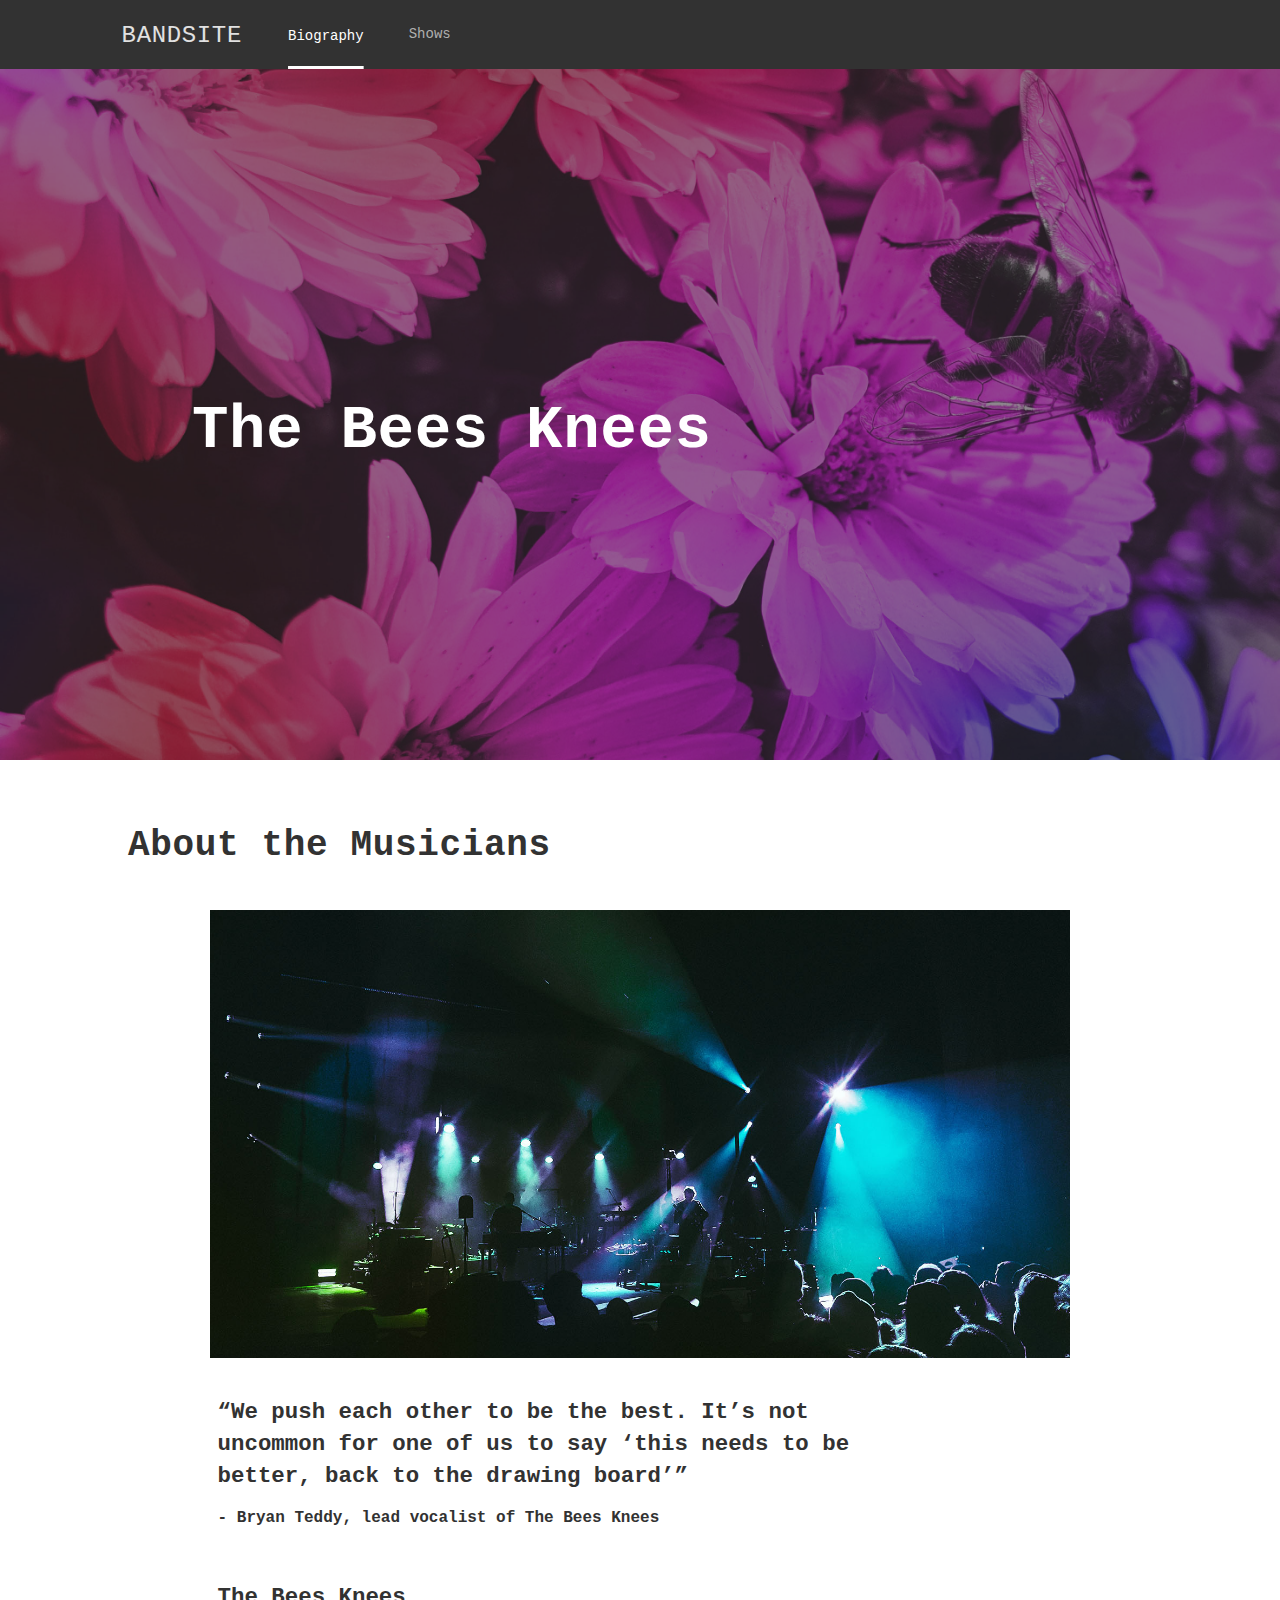
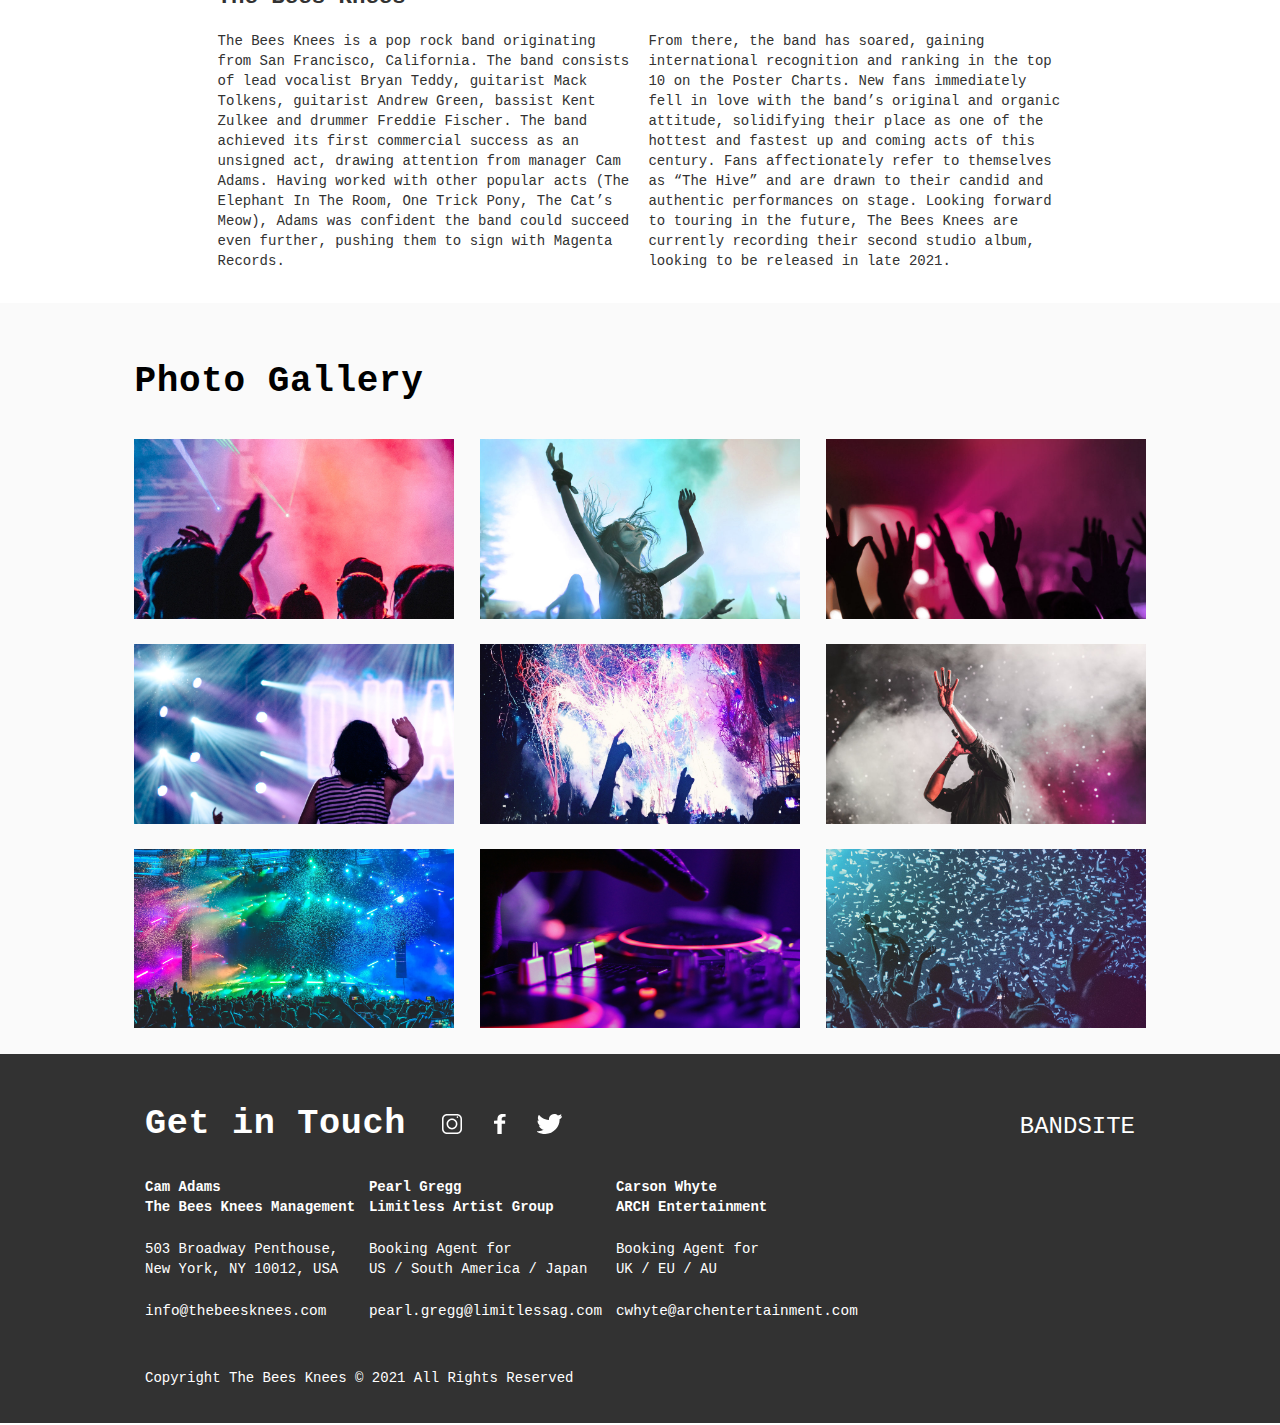
<file: gabrielle-malate-bandsite/index.html>
<!DOCTYPE html>
<html lang="en">

<head>
    <meta charset="UTF-8">
    <meta name="viewport" content="width=device-width, initial-scale=1.0">
    <title>THE BEES KNEES</title>
    <link rel="stylesheet" href="./styles/bio.css">
    <link href='./assets/fonts/AvenirNextLTPro-Bold.otf' rel='stylesheet'>
    <link href="./assets/fonts/AvenirNextLTPro-Demi.otf" rel="stylesheet">
    <link href="./assets/fonts/AvenirNextLTPro-Regular.otf" rel="stylesheet">
</head>

<body>
    <header>
        <nav class="nav-bar">
            <div class="nav-bar__smooth">
                <div class="nav-bar__eq">
                    <a href="./index.html">
                        <h2 class="nav-bar__logo">BANDSITE</h2>
                    </a>
                    <ul class="nav-bar__items">
                        <li class="nav-bar__items--left">
                            <a href="./index.html">
                                Biography
                            </a>
                        </li>
                        <li class="nav-bar__items--right">
                            <a href="./pages/shows.html">
                                Shows
                            </a>
                        </li>
                    </ul>
                </div>
            </div>
        </nav>

        <section class="hero">
            <div class="hero__overlay">
                <div class="hero__overlay--align">
                    <h1>The Bees Knees</h1>
                </div>
            </div>
        </section>

    </header>

    <main>

        <section class="about">
            <div class="about__heading">
                <h2 class="about__heading--musicians">About the Musicians</h2>
                <article class="about__photo-and-quote">
                    <img src="./assets/Images/band.jpg" alt="The Band" title="The Band">
            </div>
            <div class="about__top-eq">
                <p class="about__photo-and-quote--saying">“We push each other to be the best. It’s not uncommon for one
                    of
                    us to say ‘this needs to be better, back to the drawing board’”</p>
                <p class="about__photo-and-quote--author">- Bryan Teddy, lead vocalist of The Bees Knees</p>
            </div>
            </article>
            <article class="about__main-text">
                <h3>The Bees Knees</h3>
                <div class="about__main-text--paragraphs">
                    <p>The Bees Knees is a pop rock band originating from San Francisco, California. The band consists
                        of lead vocalist Bryan Teddy, guitarist Mack Tolkens, guitarist Andrew Green, bassist Kent
                        Zulkee and drummer Freddie Fischer. The band achieved its first commercial success as an
                        unsigned act, drawing attention from manager Cam Adams. Having worked with other popular acts
                        (The Elephant In The Room, One Trick Pony, The Cat’s Meow), Adams was confident the band could
                        succeed even further, pushing them to sign with Magenta Records.
                    </p>
                    <p>
                        From there, the band has soared, gaining international recognition and ranking in the top 10 on
                        the Poster Charts. New fans immediately fell in love with the band’s original and organic
                        attitude, solidifying their place as one of the hottest and fastest up and coming acts of this
                        century. Fans affectionately refer to themselves as “The Hive” and are drawn to their candid and
                        authentic performances on stage. Looking forward to touring in the future, The Bees Knees are
                        currently recording their second studio album, looking to be released in late 2021.
                    </p>
                </div>
            </article>
        </section>

        <section class="gallery">
            <div class="gallery__eq">
                <h2>Photo Gallery</h2>
                <article class="gallery__images">
                    <img src="./assets/Images/Photo-gallery-1.jpg" alt="Live Show" title="Live Show">
                    <img src="./assets/Images/Photo-gallery-2.jpg" alt="Live Show" title="Live Show">
                    <img src="./assets/Images/Photo-gallery-3.jpg" alt="Live Show" title="Live Show">
                    <img src="./assets/Images/Photo-gallery-4.jpg" alt="Live Show" title="Live Show">
                    <img src="./assets/Images/Photo-gallery-5.jpg" alt="Live Show" title="Live Show">
                    <img src="./assets/Images/Photo-gallery-6.jpg" alt="Live Show" title="Live Show">
                    <img src="./assets/Images/Photo-gallery-7.jpg" alt="Live Show" title="Live Show">
                    <img src="./assets/Images/Photo-gallery-8.jpg" alt="Live Show" title="Live Show">
                    <img src="./assets/Images/Photo-gallery-9.jpg" alt="Live Show" title="Live Show">
                </article>
            </div>
        </section>

    </main>

    <footer class="footer">
        <div class="footer__eq">
            <div class="footer__top--tablet">
                <article class="footer__social">
                    <h2>Get in Touch</h2>
                    <div class="footer__social--row">
                        <a href="https://www.instagram.com"><img src="./assets/Icons/SVG/Icon-instagram.svg"
                                alt="Instagram" title="Go to Instagram"></a>
                        <a href="https://www.facebook.com"><img src="./assets/Icons/SVG/Icon-facebook.svg"
                                alt="Facebook" title="Go to Facebook"></a>
                        <a href="https://www.twitter.com"><img src="./assets/Icons/SVG/Icon-twitter.svg" alt="Twitter"
                                title="Go to Twitter"></a>
                    </div>
                </article>
                <a href="./index.html">
                    <h3 class="footer__logo--tablet">BANDSITE</h3>
                </a>
            </div>

            <article class="footer__contact">

                <article>
                    <h4>Cam Adams</h4>
                    <h4>The Bees Knees Management</h4>
                    <p>503 Broadway Penthouse,</p>
                    <p>New York, NY 10012, USA</p>
                    <a class="footer__contact--email" href="mailto:info@thebeesknees.com">info@thebeesknees.com</a>
                </article>

                <article>
                    <h4>Pearl Gregg</h4>
                    <h4>Limitless Artist Group</h4>
                    <p>Booking Agent for</p>
                    <p>US / South America / Japan</p>
                    <a class="footer__contact--email"
                        href="mailto:pearl.gregg@limitlessag.com">pearl.gregg@limitlessag.com</a>
                </article>

                <article>
                    <h4>Carson Whyte</h4>
                    <h4>ARCH Entertainment</h4>
                    <p>Booking Agent for</p>
                    <p>UK / EU / AU</p>
                    <a class="footer__contact--email"
                        href="mailto:cwhyte@archentertainment.com">cwhyte@archentertainment.com</a>
                </article>

            </article>

            <a href="./index.html">
                <h3 class="footer__logo--mobile">BANDSITE</h3>
            </a>

            <article class="footer__copyright">Copyright The Bees Knees © 2021 All Rights Reserved</article>
        </div>
    </footer>

</body>

</html>
</file>
<file: gabrielle-malate-bandsite/styles/bio.css>
/* General */
body {
  font-family: Avenir, monospace;
  margin: 0;
}

a {
  text-decoration: none;
  color: inherit;
}

ul {
  list-style-type: none;
}

header {
  margin: 0;
}

/* Navigation Bar */
.nav-bar {
  background-color: #323232;
  margin: 0;
}
@media (min-width: 768px) {
  .nav-bar {
    display: flex;
    flex-direction: row;
    align-items: center;
    justify-content: center;
    height: 7.68vh;
  }
}
@media (min-width: 768px) {
  .nav-bar__smooth {
    display: flex;
    flex-direction: row;
    align-items: center;
    width: 92%;
    max-width: 112vh;
  }
}
@media (min-width: 1280px) {
  .nav-bar__smooth {
    width: 81vw;
    max-width: 90%;
  }
}
.nav-bar__eq {
  display: flex;
  flex-direction: column;
  align-items: center;
  width: 100%;
  padding-top: 0.8rem;
}
@media (min-width: 768px) {
  .nav-bar__eq {
    display: flex;
    flex-direction: row;
    align-items: center;
    height: 7vw;
    max-height: 5.8vh;
    justify-content: space-between;
    align-items: flex-start;
    padding-top: 1.4rem;
    max-width: 40vh;
  }
}
.nav-bar__logo {
  font-weight: lighter;
  margin: 0;
  padding: 0;
  transition: 0.3s;
  color: #E1E1E1;
  font-size: 1.5rem;
  line-height: 2rem;
  font-weight: 600;
  letter-spacing: 0.04rem;
  margin: 0;
  font-weight: lighter;
}
.nav-bar__logo:hover {
  transform: scale(1.2);
  color: #FFFFFF;
}
@media (min-width: 768px) {
  .nav-bar__logo {
    font-size: 1.5rem;
  }
}
.nav-bar__items {
  display: flex;
  flex-direction: row;
  align-items: center;
  justify-content: space-between;
  margin: 0;
  padding: 0;
  text-align: center;
  padding-top: 0.4rem;
  font-size: 0.875rem;
  width: 100%;
}
.nav-bar__items--left {
  padding: 0;
  border-bottom: 0.2rem solid white;
  padding-bottom: 0.6rem;
  width: 50%;
  font-weight: 500;
  color: #FFFFFF;
  transition: 0.8s;
}
.nav-bar__items--left:hover {
  font-weight: lighter;
  color: #AFAFAF;
}
.nav-bar__items--left:active {
  color: #FFFFFF;
}
@media (min-width: 768px) {
  .nav-bar__items--left {
    border: 0;
    -webkit-text-decoration: underline 0.188rem;
            text-decoration: underline 0.188rem;
    text-underline-offset: 1.62rem;
  }
}
.nav-bar__items--right {
  width: 50%;
  transition: 0.5s;
  color: #AFAFAF;
  border-bottom: 0.2rem solid white;
  padding-bottom: 0.6rem;
  width: 50%;
  font-weight: 500;
  border-color: #323232;
}
.nav-bar__items--right:hover {
  border-bottom: 0.2rem solid white;
  padding-bottom: 0.6rem;
  width: 50%;
  font-weight: 500;
  font-weight: lighter;
}
@media (min-width: 768px) {
  .nav-bar__items--right:hover {
    border: 0;
    -webkit-text-decoration: underline 0.188rem;
            text-decoration: underline 0.188rem;
    text-underline-offset: 1.62rem;
    border: 0;
  }
}
.nav-bar__items--right:active {
  border-bottom: 0.2rem solid white;
  padding-bottom: 0.6rem;
  width: 50%;
  font-weight: 500;
  color: #FFFFFF;
}
@media (min-width: 768px) {
  .nav-bar__items--right:active {
    border: 0;
    -webkit-text-decoration: underline 0.188rem;
            text-decoration: underline 0.188rem;
    text-underline-offset: 1.62rem;
    border: 0;
  }
}
@media (min-width: 768px) {
  .nav-bar__items--right {
    padding-bottom: 0.6rem;
  }
}
@media (min-width: 768px) {
  .nav-bar__items {
    width: 60%;
    max-width: 28vh;
    font-size: 0.875rem;
    padding-left: 2rem;
  }
}

/* Footer */
.footer {
  background-color: #323232;
  color: #FFFFFF;
  display: flex;
  flex-direction: column;
  align-items: center;
  align-items: center;
}
.footer__eq {
  display: flex;
  flex-direction: column;
  align-items: center;
  align-items: start;
  width: 90%;
}
@media (min-width: 768px) {
  .footer__eq {
    width: 90%;
    max-width: 110vh;
  }
}
@media (min-width: 768px) {
  .footer__top--tablet {
    display: flex;
    flex-direction: row;
    align-items: center;
    justify-content: space-between;
    padding-top: 1rem;
    width: 100%;
  }
}
@media (min-width: 1280px) {
  .footer__top--tablet {
    max-width: 200vh;
  }
}
.footer h2 {
  font-size: 1.5rem;
  line-height: 2rem;
  font-weight: 600;
  letter-spacing: 0.04rem;
  margin: 0;
  padding: 0;
  padding-top: 1.4rem;
  padding-bottom: 0.2rem;
}
@media (min-width: 768px) {
  .footer h2 {
    padding-top: 1rem;
    font-size: 2.25rem;
    line-height: 2.75rem;
    font-weight: 700;
    padding-left: 0;
    font-size: 2.2rem;
  }
}
.footer h4 {
  font-weight: 600;
  font-size: 0.875rem;
  line-height: 1.375rem;
}
.footer h4:nth-child(even) {
  margin-bottom: 1rem;
  margin-top: 0;
}
@media (min-width: 768px) {
  .footer h4:nth-child(even) {
    margin-bottom: 1.4rem;
  }
}
.footer h4:nth-child(odd) {
  margin-top: 1.2rem;
  margin-bottom: 0;
}
@media (min-width: 768px) {
  .footer h4:nth-child(odd) {
    margin-top: 0.8rem;
  }
}
@media (min-width: 768px) {
  .footer h4 {
    font-size: 0.875rem;
    line-height: 1.25rem;
  }
}
.footer p {
  font-size: 0.813rem;
  line-height: 1.125rem;
  font-weight: 400;
}
@media (min-width: 768px) {
  .footer p {
    font-size: 0.875rem;
    line-height: 1.25rem;
  }
}
.footer p:nth-child(even) {
  margin-bottom: 0.8rem;
  margin-top: 0;
}
@media (min-width: 768px) {
  .footer p:nth-child(even) {
    padding-bottom: 0.6rem;
  }
}
.footer p:nth-child(odd) {
  margin-bottom: 0;
}
@media (min-width: 768px) {
  .footer p:nth-child(odd) {
    padding-left: 0;
  }
}
@media (min-width: 768px) {
  .footer__social {
    display: flex;
    flex-direction: row;
    align-items: center;
    justify-content: flex-start;
  }
}
.footer__social--row {
  margin: 1rem 0;
  margin-bottom: 0;
}
@media (min-width: 768px) {
  .footer__social--row {
    margin: 0;
    padding-top: 1.2rem;
    display: flex;
    flex-direction: row;
    align-items: center;
    justify-content: space-between;
    width: 13.4vh;
    margin-left: 6%;
  }
}
.footer__social img {
  transition: 0.4s;
  margin-right: 1.6rem;
}
.footer__social img:hover {
  transform: scale(1.2);
}
@media (min-width: 768px) {
  .footer__social img {
    margin-right: 0;
  }
}
@media (min-width: 768px) {
  .footer__social {
    width: 60%;
  }
}
.footer__contact--email {
  font-size: 0.8rem;
}
@media (min-width: 1280px) {
  .footer__contact--email {
    font-size: 0.9rem;
  }
}
@media (min-width: 768px) {
  .footer__contact {
    display: flex;
    flex-direction: row;
    align-items: center;
    justify-content: space-between;
    width: 96%;
    max-width: 77vh;
  }
}
@media (min-width: 1280px) {
  .footer__contact {
    width: 72%;
    max-width: 140vh;
  }
}
.footer__logo--mobile {
  margin-top: 4rem;
  font-size: 1.5em;
  font-weight: lighter;
  margin-bottom: 0.2rem;
}
@media (min-width: 768px) {
  .footer__logo--mobile {
    display: none;
  }
}
.footer__logo--tablet {
  display: none;
  font-size: 1.5rem;
  font-weight: lighter;
}
@media (min-width: 768px) {
  .footer__logo--tablet {
    display: block;
    padding-top: 1.2rem;
  }
}
.footer__copyright {
  font-size: 0.625rem;
  line-height: 1.25rem;
  padding-bottom: 1rem;
}
@media (min-width: 768px) {
  .footer__copyright {
    margin-top: 3rem;
    font-size: 0.875rem;
    padding-bottom: 2.2rem;
    width: 90%;
    max-width: 64rem;
  }
}

/* Hero Section */
.hero {
  background-image: url("../assets/Images/hero-bio.jpg");
  margin: 0;
  background-repeat: no-repeat;
  background-size: cover;
  background-position: center center;
  height: 58vw;
}
.hero__overlay {
  background: rgba(40, 40, 40, 0.5);
  width: 100%;
  height: 100%;
  display: flex;
  flex-direction: row;
  align-items: center;
  justify-content: center;
}
.hero__overlay--align {
  display: flex;
  flex-direction: row;
  align-items: center;
  width: 90%;
}
.hero__overlay--align h1 {
  margin: 0;
  color: #FFFFFF;
  font-size: 1.5rem;
  line-height: 2rem;
  font-weight: 600;
  letter-spacing: 0.04rem;
  margin: 0;
}
@media (min-width: 768px) {
  .hero__overlay--align h1 {
    font-size: 3.75rem;
    line-height: 4.25rem;
    margin-left: 1.4rem;
    margin-top: 2rem;
  }
}
@media (min-width: 1280px) {
  .hero__overlay--align h1 {
    margin-left: 8rem;
    font-size: 3.8rem;
  }
}
@media (min-width: 768px) {
  .hero {
    height: 58.4vw;
  }
}
@media (min-width: 1280px) {
  .hero {
    height: 54vw;
  }
}

/* About Section */
.about {
  color: #323232;
  display: flex;
  flex-direction: column;
  align-items: center;
}
.about__top-eq {
  display: flex;
  flex-direction: column;
  align-items: center;
  justify-content: center;
}
@media (min-width: 1280px) {
  .about__top-eq {
    align-items: flex-start;
    width: 66%;
    max-width: 113vh;
  }
}
.about__photo-and-quote {
  display: flex;
  flex-direction: column;
  align-items: center;
  justify-content: center;
}
.about__photo-and-quote--saying {
  margin-top: 0.8rem;
  font-weight: 600;
  font-size: 0.875rem;
  line-height: 1.375rem;
  width: 88%;
  max-width: 124vh;
}
@media (min-width: 768px) {
  .about__photo-and-quote--saying {
    width: 76%;
    font-weight: 600;
    font-size: 1.375rem;
    line-height: 2rem;
    margin-top: 2rem;
    margin-bottom: 0.9rem;
    text-align: start;
  }
}
@media (min-width: 1280px) {
  .about__photo-and-quote--saying {
    width: 82%;
    margin-top: 2.4rem;
    line-height: 2rem;
    font-size: 1.4rem;
    max-width: 138vh;
  }
}
.about__photo-and-quote--author {
  font-weight: 600;
  font-size: 0.875rem;
  line-height: 1.375rem;
  width: 88%;
  margin-top: 0;
}
@media (min-width: 768px) {
  .about__photo-and-quote--author {
    font-weight: 600;
    width: 76%;
    font-size: 0.976rem;
  }
}
@media (min-width: 1280px) {
  .about__photo-and-quote--author {
    font-size: 1rem;
    width: 66%;
  }
}
.about__heading {
  width: 90%;
}
@media (min-width: 768px) {
  .about__heading {
    max-width: 110vh;
    height: 100%;
  }
}
@media (min-width: 1280px) {
  .about__heading {
    width: 80%;
    max-width: 135vh;
  }
}
.about__heading--musicians {
  font-size: 1.5rem;
  line-height: 2rem;
  font-weight: 600;
  letter-spacing: 0.04rem;
  margin: 0;
  margin-top: 1.2rem;
  margin-bottom: 0.6rem;
  align-self: flex-start;
}
@media (min-width: 768px) {
  .about__heading--musicians {
    font-size: 2.25rem;
    line-height: 2.75rem;
    font-weight: 700;
    margin-top: 3.6rem;
    margin-bottom: 1.8rem;
    font-weight: 600;
  }
}
@media (min-width: 1280px) {
  .about__heading--musicians {
    margin-top: 4rem;
  }
}
.about__heading img {
  width: 100%;
  height: 48vw;
  -o-object-fit: cover;
     object-fit: cover;
  max-width: 113vh;
}
@media (min-width: 768px) {
  .about__heading img {
    width: 84%;
    height: 40.2vw;
  }
}
@media (min-width: 1280px) {
  .about__heading img {
    margin-top: 0.8rem;
    height: 35vw;
  }
}
.about__main-text {
  display: flex;
  flex-direction: column;
  align-items: center;
  padding-bottom: 1rem;
  width: 88%;
}
@media (min-width: 768px) {
  .about__main-text {
    width: 76%;
    max-width: 91vh;
  }
}
@media (min-width: 1280px) {
  .about__main-text {
    align-items: center;
    width: 66%;
    max-width: 113vh;
  }
}
.about__main-text h3 {
  font-weight: 600;
  font-size: 0.875rem;
  line-height: 1.375rem;
  margin-top: 1rem;
  align-self: flex-start;
  font-weight: 500;
}
@media (min-width: 768px) {
  .about__main-text h3 {
    font-size: 1.52rem;
    font-weight: 600;
    margin-top: 2.6rem;
    margin-bottom: 1rem;
  }
}
@media (min-width: 1280px) {
  .about__main-text h3 {
    font-size: 1.4rem;
    margin-left: 0;
    margin-bottom: 0.4rem;
  }
}
.about__main-text--paragraphs {
  font-size: 0.813rem;
  line-height: 1.125rem;
  font-weight: 400;
  width: 100%;
  display: flex;
  flex-direction: column;
  align-items: center;
}
@media (min-width: 768px) {
  .about__main-text--paragraphs {
    display: flex;
    flex-direction: row;
    align-items: center;
    justify-content: space-between;
    margin-bottom: 0.8rem;
  }
}
@media (min-width: 1280px) {
  .about__main-text--paragraphs {
    justify-content: space-between;
  }
}
.about__main-text--paragraphs p {
  margin-top: 1rem;
}
@media (min-width: 768px) {
  .about__main-text--paragraphs p {
    width: 48%;
    font-size: 0.875rem;
    line-height: 1.375rem;
    margin-bottom: 0.2rem;
    max-width: 43vh;
  }
}
@media (min-width: 1280px) {
  .about__main-text--paragraphs p {
    width: 49%;
    margin-right: 0;
    line-height: 1.25rem;
    max-width: 80vh;
  }
}

/* Gallery */
.gallery {
  background-color: #FAFAFA;
  display: flex;
  flex-direction: column;
  align-items: center;
}
.gallery__eq {
  display: flex;
  flex-direction: column;
  align-items: center;
}
@media (min-width: 768px) {
  .gallery__eq {
    display: flex;
    flex-direction: column;
    align-items: center;
    align-items: flex-start;
    width: 90%;
    max-width: 110vh;
  }
}
@media (min-width: 1280px) {
  .gallery__eq {
    width: 79%;
    max-width: 600vh;
  }
}
.gallery__eq h2 {
  font-size: 1.5rem;
  line-height: 2rem;
  font-weight: 600;
  letter-spacing: 0.04rem;
  margin: 0;
  padding-top: 1.2rem;
  margin-bottom: 0.8rem;
}
@media (min-width: 768px) {
  .gallery__eq h2 {
    font-size: 2.25rem;
    line-height: 2.75rem;
    font-weight: 700;
    margin-bottom: 2.2rem;
    padding-top: 2.6rem;
    padding-left: 0;
  }
}
.gallery__images {
  display: flex;
  flex-direction: column;
  align-items: center;
}
@media (min-width: 768px) {
  .gallery__images {
    display: flex;
    flex-direction: row;
    align-items: center;
    flex-wrap: wrap;
    justify-content: space-between;
    width: 100%;
  }
}
.gallery img {
  height: 50vw;
  margin-bottom: 1rem;
}
@media (min-width: 768px) {
  .gallery img {
    width: 31.6%;
    height: 40%;
    margin-bottom: 1.6rem;
  }
}
@media (min-width: 768px) {
  .gallery {
    padding-top: 1rem;
  }
}/*# sourceMappingURL=bio.css.map */
</file>
